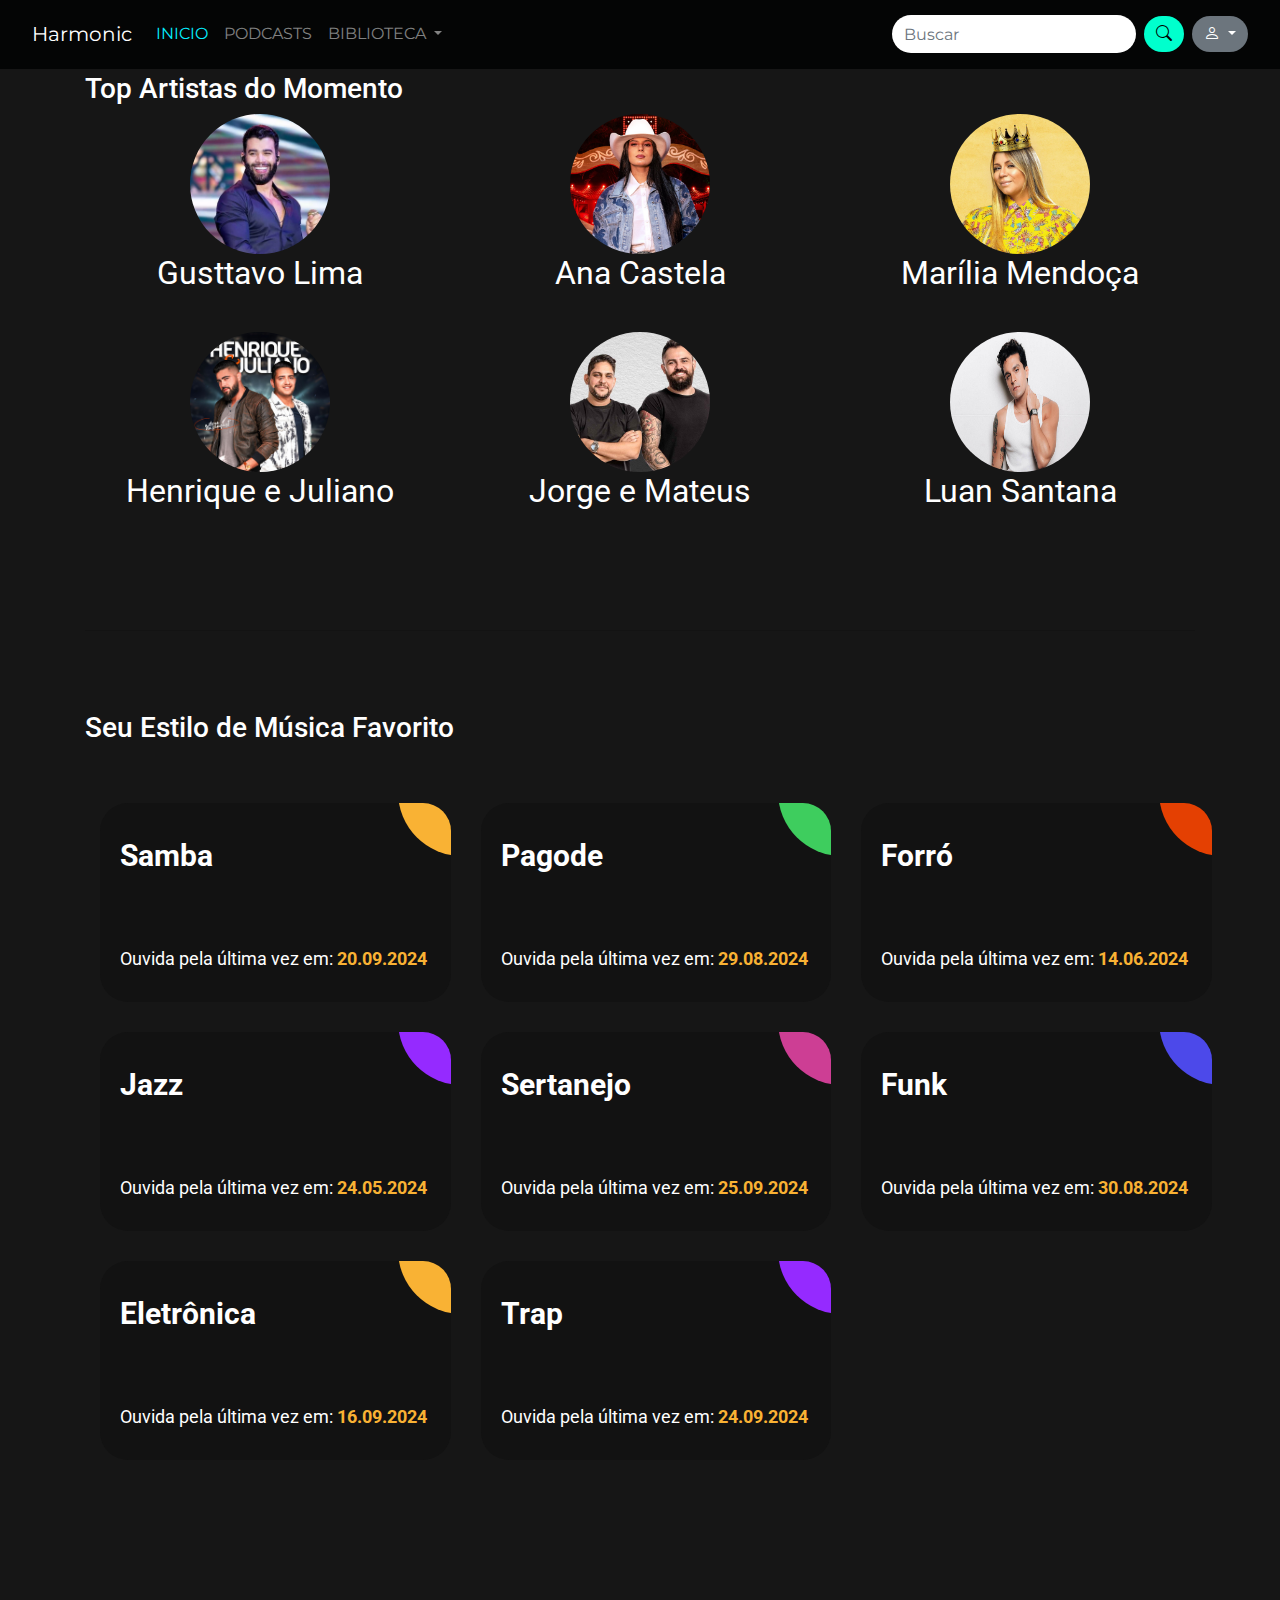
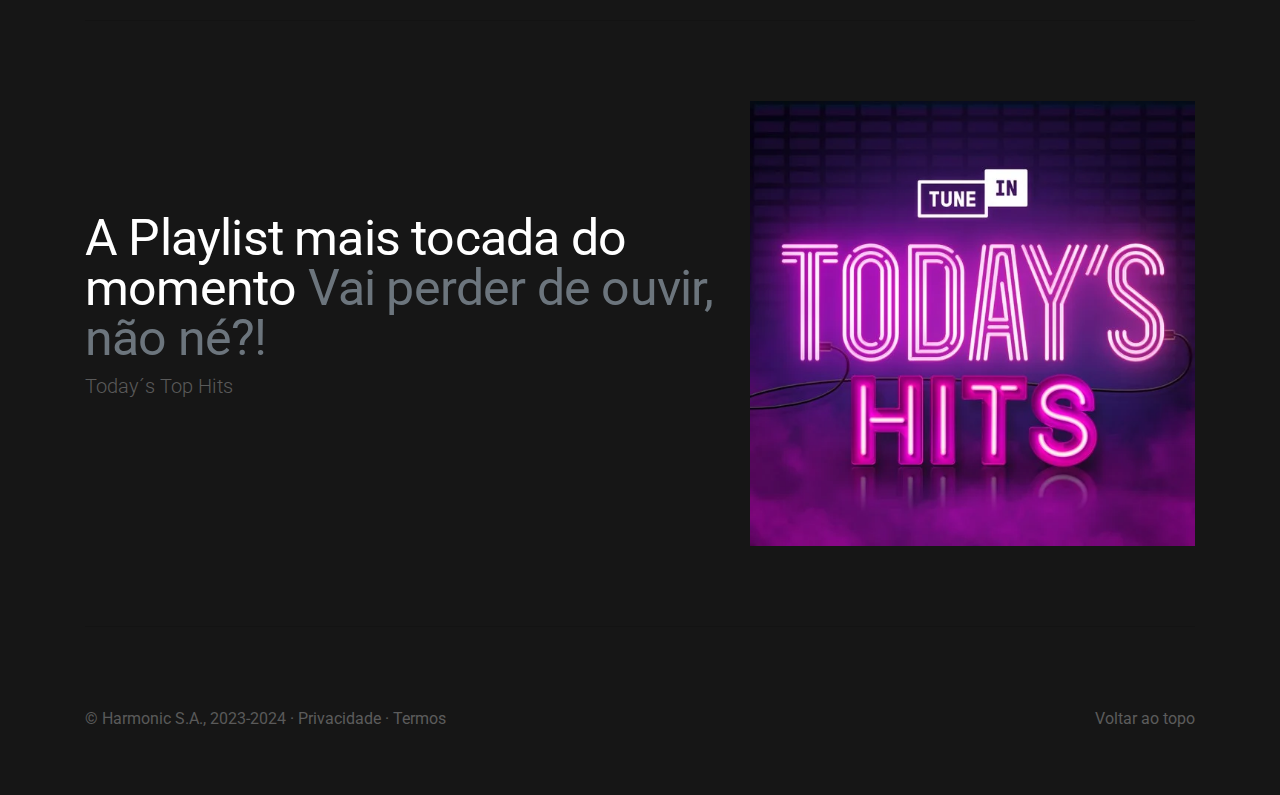
<file: index.html>
<!DOCTYPE html>
<html lang="pt-br">
  <head>
    <meta charset="UTF-8" />
    <meta name="viewport" content="width=device-width, initial-scale=1.0" />
    <title>Harmonic Music</title>
    <meta name="description" content="Harmonic Music. Seu site de Músicas" />
    <meta name="author" content="Adrian Melo" />
    <link rel="preconnect" href="https://fonts.googleapis.com" />
    <link rel="preconnect" href="https://fonts.gstatic.com" crossorigin />
    <link
      href="https://fonts.googleapis.com/css2?family=Montserrat:ital,wght@0,100..900;1,100..900&family=Roboto:ital,wght@0,100;0,300;0,400;0,500;0,700;0,900;1,100;1,300;1,400;1,500;1,700;1,900&display=swap"
      rel="stylesheet"
    />
    <link rel="icon" href="" />
    <link rel="stylesheet" href="css/generos.css" />
    <link rel="stylesheet" href="css/bootstrap.min.css" />
    <link rel="stylesheet" href="css/carousel.css" />
    <link
      rel="stylesheet"
      href="https://cdn.jsdelivr.net/npm/bootstrap-icons@1.11.3/font/bootstrap-icons.min.css"
    />
    <link rel="stylesheet" href="css/fontes.css" />

    <style>
      .artist-container {
        position: relative;
        display: inline-block;
      }

      .artist-container img {
        transition: filter 0.3s ease;
      }

      .artist-container:hover img {
        filter: brightness(0.5); /* Reduz o brilho ao passar o mouse */
      }

      .play-button {
        display: none; /* Esconde o botão por padrão */
        position: absolute;
        top: 38%;
        left: 50%;
        transform: translate(-50%, -50%);
        z-index: 1; /* Coloca o botão acima da imagem */
      }

      .artist-container:hover .play-button {
        display: block; /* Mostra o botão ao passar o mouse */
      }
    </style>
  </head>

  <body>
    <header>
      <nav class="navbar navbar-expand-md navbar-dark fixed-top bg-dark">
        <a class="navbar-brand" href="#">Harmonic</a>
        <button
          class="navbar-toggler"
          type="button"
          data-toggle="collapse"
          data-target="#navbarCollapse"
          aria-controls="navbarCollapse"
          aria-expanded="false"
          aria-label="Toggle navigation"
        >
          <span class="navbar-toggler-icon"></span>
        </button>
        <div class="collapse navbar-collapse" id="navbarCollapse">
          <ul class="navbar-nav mr-auto">
            <li class="nav-item active">
              <a class="nav-link" href="#"
                >INICIO<span class="sr-only">(atual)</span></a
              >
            </li>
            <li class="nav-item">
              <a class="nav-link" href="#">PODCASTS</a>
            </li>
            <li class="nav-item dropdown">
              <a
                class="nav-link dropdown-toggle"
                href="#"
                id="navbarDropdown"
                role="button"
                data-toggle="dropdown"
                aria-haspopup="true"
                aria-expanded="false"
              >
                BIBLIOTECA
              </a>
              <div class="dropdown-menu" aria-labelledby="navbarDropdown">
                <a class="dropdown-item" href="#">Músicas</a>
                <div class="dropdown-divider"></div>
                <a class="dropdown-item" href="#">PodCasts</a>
              </div>
            </li>
          </ul>
          <form class="form-inline mt-2 mt-md-0">
            <input
              class="form-control mr-sm-2"
              type="text"
              placeholder="Buscar"
              aria-label="Buscar"
            />
            <button class="btn btn-outline-success my-2 my-sm-0" type="submit">
              <i class="bi bi-search"></i>
            </button>
          </form>
          <div class="dropdown ml-2">
            <button
              class="btn btn-secondary dropdown-toggle"
              type="button"
              id="dropdownMenu2"
              data-toggle="dropdown"
              aria-haspopup="true"
              aria-expanded="false"
            >
              <i class="bi bi-person"></i>
            </button>
            <div class="dropdown-menu" aria-labelledby="dropdownMenu2">
              <a class="dropdown-item" type="button" href="login.html">Login</a>
              <a class="dropdown-item" type="button" href="cadastro.html">Cadastro</a>
            </div>
          </div>
        </div>
      </nav>
    </header>

    <main role="main">
      <!-- Envolve o resto da página em outro container, para centralizar todo o conteúdo. -->
      <div class="container marketing">
        <br />
        <h3>Top Artistas do Momento</h3>
        <!-- Três colunas de texto, abaixo do carousel -->
        <div class="row">
          <div class="col-lg-4 artist-container">
            <img
              class="rounded-circle"
              src="img/lima2.webp"
              alt="Generic placeholder image"
              width="140"
              height="140"
            />
            <h2>Gusttavo Lima</h2>
            <p></p>
            <p>
              <a class="btn btn-secondary play-button" href="#" role="button"
                ><i class="bi bi-play"></i
              ></a>
            </p>
          </div>
          <!-- /.col-lg-4 -->

          <div class="col-lg-4 artist-container">
            <img
              class="rounded-circle"
              src="/img/anacastela.jpg"
              alt="Generic placeholder image"
              width="140"
              height="140"
            />
            <h2>Ana Castela</h2>
            <p></p>
            <p>
              <a class="btn btn-secondary play-button" href="#" role="button"
                ><i class="bi bi-play"></i
              ></a>
            </p>
          </div>
          <!-- /.col-lg-4 -->
          <div class="col-lg-4 artist-container">
            <img
              class="rounded-circle"
              src="/img/marilia.jpg"
              alt="Generic placeholder image"
              width="140"
              height="140"
            />
            <h2>Marília Mendoça</h2>
            <p></p>
            <p>
              <a class="btn btn-secondary play-button" href="#" role="button"
                ><i class="bi bi-play"></i
              ></a>
            </p>
          </div>
          <!-- /.col-lg-4 -->
          <div class="col-lg-4 artist-container">
            <img
              class="rounded-circle"
              src="/img/hej.jfif"
              alt="Generic placeholder image"
              width="140"
              height="140"
            />
            <h2>Henrique e Juliano</h2>
            <p></p>
            <p>
              <a class="btn btn-secondary play-button" href="#" role="button"
                ><i class="bi bi-play"></i
              ></a>
            </p>
          </div>
          <!-- /.col-lg-4 -->
          <div class="col-lg-4 artist-container">
            <img
              class="rounded-circle"
              src="/img/jorgemateus.jpg"
              alt="Generic placeholder image"
              width="140"
              height="140"
            />
            <h2>Jorge e Mateus</h2>
            <p></p>
            <p>
              <a class="btn btn-secondary play-button" href="#" role="button"
                ><i class="bi bi-play"></i
              ></a>
            </p>
          </div>
          <!-- /.col-lg-4 -->
          <div class="col-lg-4 artist-container">
            <img
              class="rounded-circle"
              src="/img/luan.jpg"
              alt="Generic placeholder image"
              width="140"
              height="140"
            />
            <h2>Luan Santana</h2>
            <p></p>
            <p>
              <a class="btn btn-secondary play-button" href="#" role="button"
                ><i class="bi bi-play"></i
              ></a>
            </p>
          </div>
          <!-- /.col-lg-4 -->
        </div>

        <hr class="featurette-divider" />

        <h3>Seu Estilo de Música Favorito</h3>
        <div class="ag-format-container">
          <div class="ag-courses_box">
            <div class="ag-courses_item">
              <a href="#" class="ag-courses-item_link">
                <div class="ag-courses-item_bg"></div>

                <div class="ag-courses-item_title">Samba</div>

                <div class="ag-courses-item_date-box">
                  Ouvida pela última vez em:
                  <span class="ag-courses-item_date"> 20.09.2024 </span>
                </div>
              </a>
            </div>

            <div class="ag-courses_item">
              <a href="#" class="ag-courses-item_link">
                <div class="ag-courses-item_bg"></div>

                <div class="ag-courses-item_title">Pagode</div>

                <div class="ag-courses-item_date-box">
                  Ouvida pela última vez em:
                  <span class="ag-courses-item_date"> 29.08.2024 </span>
                </div>
              </a>
            </div>

            <div class="ag-courses_item">
              <a href="#" class="ag-courses-item_link">
                <div class="ag-courses-item_bg"></div>

                <div class="ag-courses-item_title">Forró</div>

                <div class="ag-courses-item_date-box">
                  Ouvida pela última vez em:
                  <span class="ag-courses-item_date"> 14.06.2024 </span>
                </div>
              </a>
            </div>

            <div class="ag-courses_item">
              <a href="#" class="ag-courses-item_link">
                <div class="ag-courses-item_bg"></div>

                <div class="ag-courses-item_title">Jazz</div>

                <div class="ag-courses-item_date-box">
                  Ouvida pela última vez em:
                  <span class="ag-courses-item_date"> 24.05.2024 </span>
                </div>
              </a>
            </div>

            <div class="ag-courses_item">
              <a href="#" class="ag-courses-item_link">
                <div class="ag-courses-item_bg"></div>

                <div class="ag-courses-item_title">Sertanejo</div>

                <div class="ag-courses-item_date-box">
                  Ouvida pela última vez em:
                  <span class="ag-courses-item_date"> 25.09.2024 </span>
                </div>
              </a>
            </div>

            <div class="ag-courses_item">
              <a href="#" class="ag-courses-item_link">
                <div class="ag-courses-item_bg"></div>

                <div class="ag-courses-item_title">Funk</div>
                <div class="ag-courses-item_date-box">
                  Ouvida pela última vez em:
                  <span class="ag-courses-item_date"> 30.08.2024 </span>
                </div>
              </a>
            </div>

            <div class="ag-courses_item">
              <a href="#" class="ag-courses-item_link">
                <div class="ag-courses-item_bg"></div>
                <div class="ag-courses-item_title">Eletrônica</div>
                <div class="ag-courses-item_date-box">
                  Ouvida pela última vez em:
                  <span class="ag-courses-item_date"> 16.09.2024 </span>
                </div>
              </a>
            </div>

            <div class="ag-courses_item">
              <a href="#" class="ag-courses-item_link">
                <div class="ag-courses-item_bg"></div>

                <div class="ag-courses-item_title">Trap</div>

                <div class="ag-courses-item_date-box">
                  Ouvida pela última vez em:
                  <span class="ag-courses-item_date"> 24.09.2024 </span>
                </div>
              </a>
            </div>
          </div>
        </div>

        <!-- Mensagens de marketing e outras featurezinhas
          ================================================== -->

        <!-- /.row -->

        <!-- COMEÇAM AS MENCIONADAS FEATUREZINHAS xD -->

        <hr class="featurette-divider" />

        <div class="row featurette">
          <div class="col-md-7">
            <h2 class="featurette-heading">
              A Playlist mais tocada do momento
              <span class="text-muted">Vai perder de ouvir, não né?!</span>
            </h2>
            <p class="lead">Today´s Top Hits</p>
          </div>
          <div class="col-md-5">
            <img
              class="featurette-image img-fluid mx-auto"
              src="/img/playlistLogo.jpg"
              alt="Today´s Top Hits Playlist image"
            />
          </div>
        </div>

        <hr class="featurette-divider" />

        <!-- /FIM DAS FEATUREZINHAS *-* -->
      </div>
      <!-- /.container -->

      <!-- FOOTER -->
      <footer class="container">
        <p class="float-right"><a href="#">Voltar ao topo</a></p>
        <p>
          &copy; Harmonic S.A., 2023-2024 &middot;
          <a href="#">Privacidade</a> &middot; <a href="#">Termos</a>
        </p>
      </footer>
    </main>
    <!-- Principal JavaScript do Bootstrap
    ================================================== -->
    <!-- Foi colocado no final para a página carregar mais rápido -->
    <script
      src="https://code.jquery.com/jquery-3.3.1.slim.min.js"
      integrity="sha384-q8i/X+965DzO0rT7abK41JStQIAqVgRVzpbzo5smXKp4YfRvH+8abtTE1Pi6jizo"
      crossorigin="anonymous"
    ></script>
    <script>
      window.jQuery ||
        document.write(
          '<script src="../../assets/js/vendor/jquery-slim.min.js"><\/script>'
        );
    </script>
    <script src="js/popper.min.js"></script>
    <script src="js/bootstrap.min.js"></script>
    <!-- Só faz o nossos placeholders de imagens funcionarem. Não precisar copiar a próxima linha! -->
    <script src="js/holder.min.js"></script>
  </body>
</html>
</file>
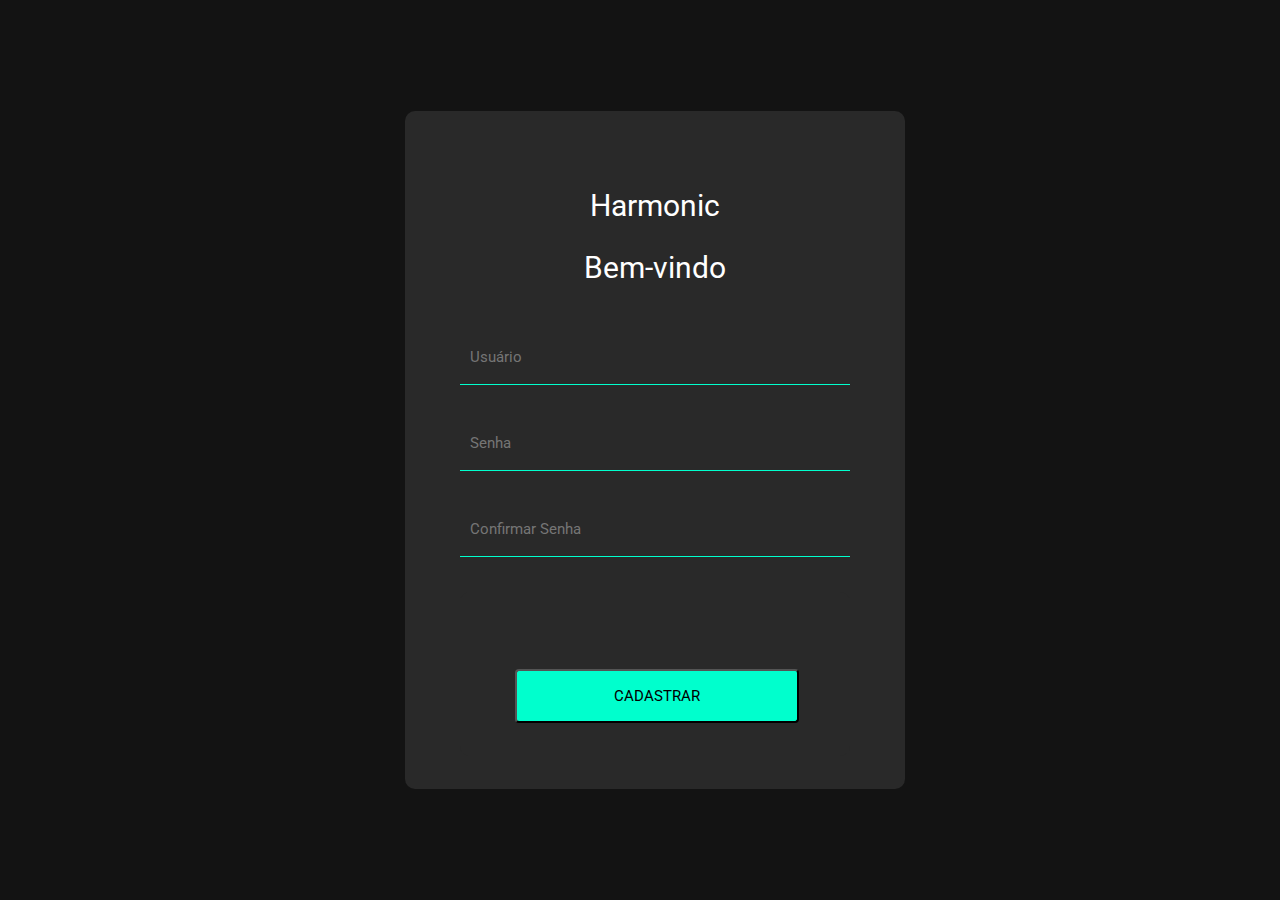
<file: cadastro.html>
<!DOCTYPE html>
<html lang="pt-br">
  <head>
    <meta charset="UTF-8" />
    <meta name="viewport" content="width=device-width, initial-scale=1.0" />
    <title>Harmonic Music</title>
    <meta name="description" content="Harmonic Music. Seu site de Músicas" />
    <meta name="author" content="Adrian Melo" />
    <link rel="preconnect" href="https://fonts.googleapis.com" />
    <link rel="preconnect" href="https://fonts.gstatic.com" crossorigin />
    <link
      href="https://fonts.googleapis.com/css2?family=Montserrat:ital,wght@0,100..900;1,100..900&family=Roboto:ital,wght@0,100;0,300;0,400;0,500;0,700;0,900;1,100;1,300;1,400;1,500;1,700;1,900&display=swap"
      rel="stylesheet"
    />
    <link rel="icon" href="" />
    <link rel="stylesheet" href="css/generos.css" />
    <link rel="stylesheet" href="css/bootstrap.min.css" />
    <link
      rel="stylesheet"
      href="https://cdn.jsdelivr.net/npm/bootstrap-icons@1.11.3/font/bootstrap-icons.min.css"
    />
    <link rel="stylesheet" href="/css/login.css">
    <link rel="stylesheet" href="css/fontes.css" />
  </head>
  <body>
    <div class="container-login100">
      <div class="wrap-login100">
        <form action="cadastrar.php" method="post" class="login100-form">
          <span class="login100-form-title p-b-26">Harmonic</span>
          <span class="login100-form-title p-b-48">Bem-vindo</span>
          <div class="wrap-input100 validate-input">
            <input
              type="text"
              class="input100"
              name="usuario"
              placeholder="Usuário"
            />
          </div>
          <div class="wrap-input100 validate-input">
            <input
              type="password"
              class="input100"
              name="senha"
              placeholder="Senha"
            />
          </div>

          <div class="wrap-input100 validate-input">
            <input
              type="password"
              class="input100"
              name="senha2"
              placeholder="Confirmar Senha"
            />
          </div>

          <div class="container-login100-form-btn">
            <div class="wrap-login100">
            <button class="login100-form-btn">Cadastrar</button>
            </div>
          </div>
        </form>
      </div>
    </div>
  </body>
</html>
</file>
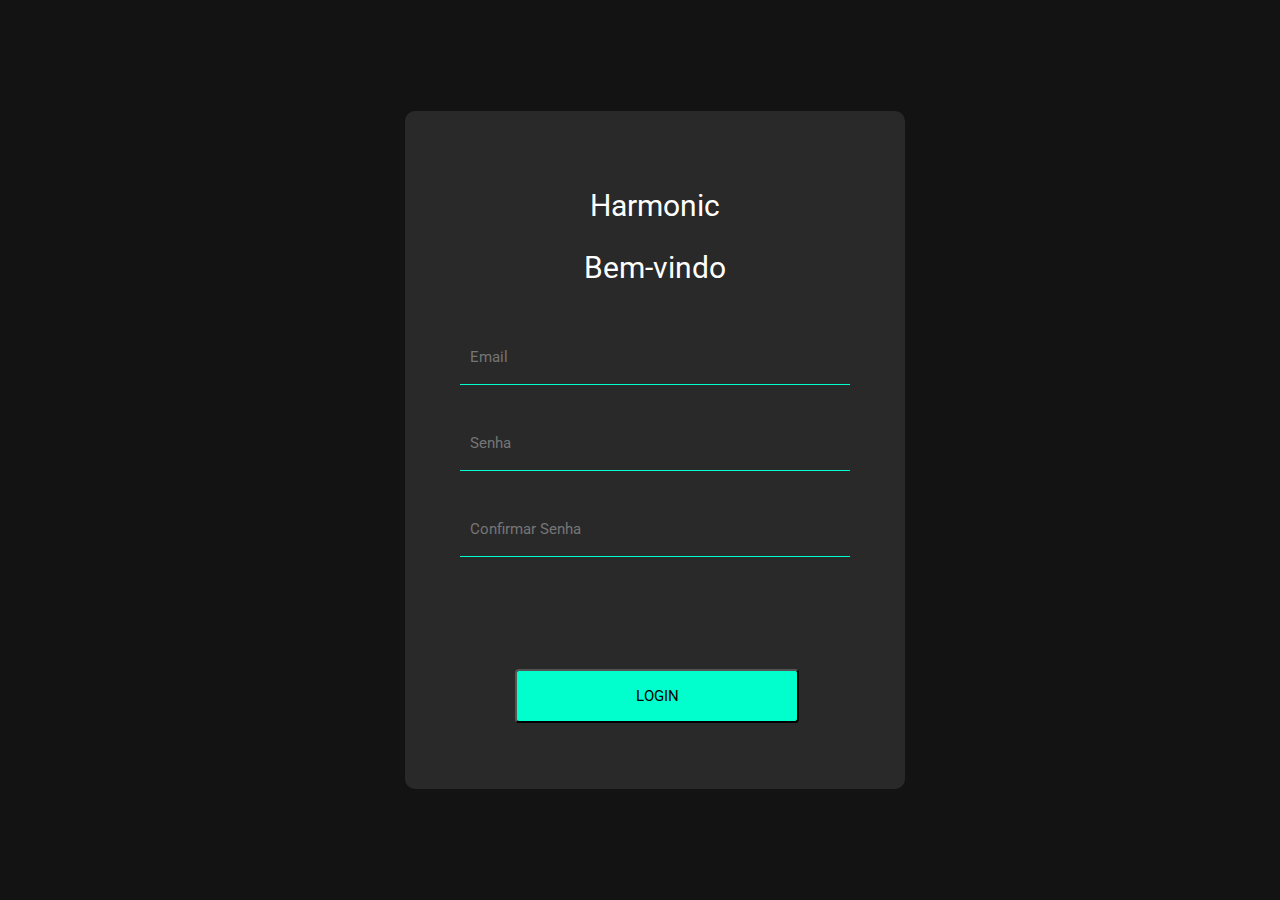
<file: login.html>
<!DOCTYPE html>
<html lang="pt-br">
  <head>
    <meta charset="UTF-8" />
    <meta name="viewport" content="width=device-width, initial-scale=1.0" />
    <title>Harmonic Music</title>
    <meta name="description" content="Harmonic Music. Seu site de Músicas" />
    <meta name="author" content="Adrian Melo" />
    <link rel="preconnect" href="https://fonts.googleapis.com" />
    <link rel="preconnect" href="https://fonts.gstatic.com" crossorigin />
    <link
      href="https://fonts.googleapis.com/css2?family=Montserrat:ital,wght@0,100..900;1,100..900&family=Roboto:ital,wght@0,100;0,300;0,400;0,500;0,700;0,900;1,100;1,300;1,400;1,500;1,700;1,900&display=swap"
      rel="stylesheet"
    />
    <link rel="icon" href="" />
    <link rel="stylesheet" href="css/generos.css" />
    <link rel="stylesheet" href="css/bootstrap.min.css" />
    <link
      rel="stylesheet"
      href="https://cdn.jsdelivr.net/npm/bootstrap-icons@1.11.3/font/bootstrap-icons.min.css"
    />
    <link rel="stylesheet" href="/css/login.css">
    <link rel="stylesheet" href="css/fontes.css" />
  </head>
  <body>
    <div class="container-login100">
      <div class="wrap-login100">
        <form action="" method="post" class="login100-form">
          <span class="login100-form-title p-b-26">Harmonic</span>
          <span class="login100-form-title p-b-48">Bem-vindo</span>
          <div class="wrap-input100 validate-input">
            <input
              type="text"
              class="input100"
              name="email"
              placeholder="Email"
            />
          </div>
          <div class="wrap-input100 validate-input">
            <input
              type="password"
              class="input100"
              name="senha"
              placeholder="Senha"
            />
          </div>

          <div class="wrap-input100 validate-input">
            <input
              type="password"
              class="input100"
              name="senha"
              placeholder="Confirmar Senha"
            />
          </div>

          <div class="container-login100-form-btn">
            <div class="wrap-login100">
            <button class="login100-form-btn">Login</button>
            </div>
          </div>
        </form>
      </div>
    </div>
  </body>
</html>
</file>
<file: css/generos.css>
.ag-format-container {
    width: 1142px;
    margin: 0 auto;
  }
  
  
  body {
    background-color: #000;
  }
  .ag-courses_box {
    display: -webkit-box;
    display: -ms-flexbox;
    display: flex;
    -webkit-box-align: start;
    -ms-flex-align: start;
    align-items: flex-start;
    -ms-flex-wrap: wrap;
    flex-wrap: wrap;
  
    padding: 50px 0;
  }
  .ag-courses_item {
    -ms-flex-preferred-size: calc(33.33333% - 30px);
    flex-basis: calc(33.33333% - 30px);
  
    margin: 0 15px 30px;
  
    overflow: hidden;
  
    border-radius: 28px;
  }
  .ag-courses-item_link {
    display: block;
    padding: 30px 20px;
    background-color: #121212;
  
    overflow: hidden;
  
    position: relative;
  }
  .ag-courses-item_link:hover,
  .ag-courses-item_link:hover .ag-courses-item_date {
    text-decoration: none;
    color: #FFF;
  }
  .ag-courses-item_link:hover .ag-courses-item_bg {
    -webkit-transform: scale(10);
    -ms-transform: scale(10);
    transform: scale(10);
  }
  .ag-courses-item_title {
    min-height: 87px;
    margin: 0 0 25px;
  
    overflow: hidden;
  
    font-weight: bold;
    font-size: 30px;
    color: #FFF;
  
    z-index: 2;
    position: relative;
  }
  .ag-courses-item_date-box {
    font-size: 18px;
    color: #FFF;
  
    z-index: 2;
    position: relative;
  }
  .ag-courses-item_date {
    font-weight: bold;
    color: #f9b234;
  
    -webkit-transition: color .5s ease;
    -o-transition: color .5s ease;
    transition: color .5s ease
  }
  .ag-courses-item_bg {
    height: 128px;
    width: 128px;
    background-color: #f9b234;
  
    z-index: 1;
    position: absolute;
    top: -75px;
    right: -75px;
  
    border-radius: 50%;
  
    -webkit-transition: all .5s ease;
    -o-transition: all .5s ease;
    transition: all .5s ease;
  }
  .ag-courses_item:nth-child(2n) .ag-courses-item_bg {
    background-color: #3ecd5e;
  }
  .ag-courses_item:nth-child(3n) .ag-courses-item_bg {
    background-color: #e44002;
  }
  .ag-courses_item:nth-child(4n) .ag-courses-item_bg {
    background-color: #952aff;
  }
  .ag-courses_item:nth-child(5n) .ag-courses-item_bg {
    background-color: #cd3e94;
  }
  .ag-courses_item:nth-child(6n) .ag-courses-item_bg {
    background-color: #4c49ea;
  }
  
  
  
  @media only screen and (max-width: 979px) {
    .ag-courses_item {
      -ms-flex-preferred-size: calc(50% - 30px);
      flex-basis: calc(50% - 30px);
    }
    .ag-courses-item_title {
      font-size: 24px;
    }
  }
  
  @media only screen and (max-width: 767px) {
    .ag-format-container {
      width: 96%;
    }
  
  }
  @media only screen and (max-width: 639px) {
    .ag-courses_item {
      -ms-flex-preferred-size: 100%;
      flex-basis: 100%;
    }
    .ag-courses-item_title {
      min-height: 72px;
      line-height: 1;
  
      font-size: 24px;
    }
    .ag-courses-item_link {
      padding: 22px 40px;
    }
    .ag-courses-item_date-box {
      font-size: 16px;
    }
  }
</file>
<file: css/carousel.css>
/* ESTILOS GLOBAIS
-------------------------------------------------- */
/* Padding abaixo do footer e texto mais suave no <body> */

body {
  padding-top: 3rem;
  padding-bottom: 3rem;
  color: #5a5a5a;
}

.centralizado {

  text-align: center;
}

.esquerda {

  text-align: left;
}

.direita {

  text-align: right;
}



/* CUSTOMIZA O CAROUSEL
-------------------------------------------------- */

/* Classe base do carousel */
.carousel {
  margin-bottom: 4rem; /* margim inferior do carrosel */
}

/* Já que usamos posicionamento de imagens, precisaremos fazer alguns ajustes na legenda */
.carousel-caption {
  bottom: 0rem;
  z-index: 10;
}

/* Declaramos alturas, devido ao posicionamento do elemento img */
.carousel-item {
  height: 16rem; /* altura */
  background-color: #777;
}
.carousel-item > img {
  position: absolute;
  top: 0;
  left: 0;
  min-width: 100%;
  height: 16rem;
}


/* CONTEÚDO DO MARKETING
-------------------------------------------------- */

/* Alinha, centralmente, o texto dentro das três colunas abaixo do carousel */
.marketing .col-lg-4 {
  margin-bottom: 1.5rem;
  text-align: center;
}
.marketing h2 {
  font-weight: 400;
}
.marketing .col-lg-4 p {
  margin-right: .75rem;
  margin-left: .75rem;
}


/* Featrurezinhas
------------------------- */

.featurette-divider {
  margin: 5rem 0; /* Espaça o elemento <hr> mais */
}

/* Afina os cabeçalhos de marketing */
.featurette-heading {
  font-weight: 300;
  line-height: 1;
  letter-spacing: -.05rem;
}


/* CSS RESPONSIVE
-------------------------------------------------- */

@media (min-width: 40em) {
  /* Aumenta o tamanho do conteúdo do carousel */
  .carousel-caption p {
    margin-bottom: 1.25rem;
    font-size: 1.75rem;
    color: rgb(0, 0, 0);
    line-height: 1.4; /* espaçamento entre linhas */
  }

  .carousel-caption h1 {
    
    color: rgb(0, 0, 0);
    
  
  }


  .featurette-heading {
    font-size: 50px;
  }
}

@media (min-width: 62em) {
  .featurette-heading {
    margin-top: 7rem;
  }
}

.botaoCarrosel {
  text-decoration: none;
  display: inline-block;
  font-weight: 400;
  text-align: center;
  white-space: nowrap;
  vertical-align: middle;
  -webkit-user-select: none;
  -moz-user-select: none;
  -ms-user-select: none;
  user-select: none;
  border: 1px solid transparent;
  padding: .375rem .75rem;
  font-size: 1rem;
  line-height: 1.5;
  border-radius: .25rem;
  transition: color .15s ease-in-out, background-color .15s ease-in-out, border-color .15s ease-in-out, box-shadow .15s ease-in-out
}

.botaoCarroselGrande {
  padding: .5rem 1rem;
  font-size: 1.25rem;
  line-height: 1.5;
  border-radius: .3rem
}

.botaoCarroselPequeno {
  padding: .25rem .5rem;
  font-size: .875rem;
  line-height: 1.5;
  border-radius: .2rem
}

.botaoCarroselPrincipal {
  color: #fff;
  background-color: #1900ff;
  border-color: #080077
}

.botaoCarroselPrincipal:hover {
  color: #fff;
  background-color: #ff0000;
  border-color: #800000
}

.botaoCarroselPrincipal.focus,
.botaoCarroselPrincipal:focus {
  box-shadow: 0 0 0 .2rem rgb(255, 255, 255)
}

.botaoCarroselPrincipal.disabled,
.botaoCarroselPrincipal:disabled {
  color: #fff;
  background-color: #007bff;
  border-color: #007bff
}

.botaoCarroselPrincipal:not(:disabled):not(.disabled).active,
.botaoCarroselPrincipal:not(:disabled):not(.disabled):active,
.show>.botaoCarroselPrincipal.dropdown-toggle {
  color: #fff;
  background-color: #ff0000;
  border-color: #800000
}

.botaoCarroselPrincipal:not(:disabled):not(.disabled).active:focus,
.botaoCarroselPrincipal:not(:disabled):not(.disabled):active:focus,
.show>.botaoCarroselPrincipal.dropdown-toggle:focus {
  box-shadow: 0 0 0 .2rem #ffffff
}
</file>
<file: css/fontes.css>
.navbar{
    font-family: "Montserrat", sans-serif;
  font-optical-sizing: auto;
  font-weight: weight;
  font-style: normal;
}
</file>
<file: css/login.css>
* {
    margin: 0px;
    padding: 0px;
    box-sizing: border-box;
}

.container-login100 {
    width: 100%;
    min-height: 100vh;
    display: -webkit-box;
    display: -webkit-flex;
    display: -moz-box;
    display: -ms-flexbox;
    display: flex;
    flex-wrap: wrap;
    justify-content: center;
    align-items: center;
    padding: 0 15px;
    background: #131313;
}

.wrap-login100 {
    width: 390px;
    background: #292929;
    border-radius: 10px;
    overflow: hidden;
    padding: 77px 55px 33px 55px;
    /* Removendo as sombras que estão causando o problema */
    box-shadow: none; /* Remove a sombra padrão */
    -moz-box-shadow: none; /* Remove a sombra no Firefox */
    -webkit-box-shadow: none; /* Remove a sombra no Webkit (Chrome, Safari) */
    -o-box-shadow: none; /* Remove a sombra no Opera */
    -ms-box-shadow: none; /* Remove a sombra no Internet Explorer */
}

.login100-form {
    width: 100%;
}

form {
    display: block;
    margin-top: 0em;
    unicode-bidi: isolate;
}

.login100-form-title {
    display: block;
    font-size: 30px;
    color: #ffffff;
    line-height: 1.2;
    text-align: center;
}
.p-b-26 {
    padding-bottom: 26px;
}
* {
    margin: 0px;
    padding: 0px;
    box-sizing: border-box;
}
*, ::after, ::before {
    box-sizing: inherit;
}

.p-b-48 {
    padding-bottom: 48px;
}
* {
    margin: 0px;
    padding: 0px;
    box-sizing: border-box;
}
*, ::after, ::before {
    box-sizing: inherit;
}

.validate-input {
    position: relative;
    width: 100%;
}
.wrap-input100 {
    width: 100%;
    position: relative;
    border-bottom: 1px solid #00FFCD;
    margin-bottom: 35px;
    padding-bottom: 5px; /* Espaço inferior para a borda */
    display: flex; /* Usamos flexbox para alinhar itens dentro do container */
    align-items: center; /* Centraliza verticalmente o conteúdo */
    /* Removendo as sombras que estão causando o problema */
    box-shadow: none; /* Remove a sombra padrão */
    -moz-box-shadow: none; /* Remove a sombra no Firefox */
    -webkit-box-shadow: none; /* Remove a sombra no Webkit (Chrome, Safari) */
    -o-box-shadow: none; /* Remove a sombra no Opera */
    -ms-box-shadow: none; /* Remove a sombra no Internet Explorer */
}
* {
    margin: 0px;
    padding: 0px;
    box-sizing: border-box;
}
*, ::after, ::before {
    box-sizing: inherit;
}

div {
    display: block;
    unicode-bidi: isolate;
}

.input100 {
    font-size: 15px;
    color: #ffffff;
    line-height: 1.2;
    display: block;
    width: 100%;
    height: 45px;
    background: transparent;
    padding: 0 10px;
    border: none; /* Remove qualquer borda do input */
    outline: none; /* Remove a borda ao clicar no input */
    box-sizing: border-box; /* Inclui padding e borda no cálculo da largura e altura */
}


.container-login100-form-btn {
    display: -webkit-box;
    display: -webkit-flex;
    display: -moz-box;
    display: -ms-flexbox;
    display: flex;
    flex-wrap: wrap;
    justify-content: center;
    padding: 0px;
}
* {
    margin: 0px;
    padding: 0px;
    box-sizing: border-box;
}
*, ::after, ::before {
    box-sizing: inherit;
}

div {
    display: block;
    unicode-bidi: isolate;
}

.wrap-login100-form-btn {
    width: 100%;
    display: block;
    position: relative;
    z-index: 1;
    border-radius: 25px;
    overflow: hidden;
    margin: 0 auto;
}
* {
    margin: 0px;
    padding: 0px;
    box-sizing: border-box;
}
*, ::after, ::before {
    box-sizing: inherit;
}

div {
    display: block;
    unicode-bidi: isolate;
}

.login100-form-bgbtn {
    border-radius: 4px;
    position: absolute;
    z-index: -1;
    width: 300%;
    height: 100%;
    background: #a64bf4;
    background: -webkit-linear-gradient(right, #21d4fd, #b721ff, #21d4fd, #b721ff);
    background: -o-linear-gradient(right, #21d4fd, #b721ff, #21d4fd, #b721ff);
    background: -moz-linear-gradient(right, #21d4fd, #b721ff, #21d4fd, #b721ff);
    background: linear-gradient(right, #21d4fd, #b721ff, #21d4fd, #b721ff);
    top: 0;
    left: -100%;
    -webkit-transition: all 0.4s;
    -o-transition: all 0.4s;
    -moz-transition: all 0.4s;
    transition: all 0.4s;
}
* {
    margin: 0px;
    padding: 0px;
    box-sizing: border-box;
}
*, ::after, ::before {
    box-sizing: inherit;
}

div {
    display: block;
    unicode-bidi: isolate;
}


.login100-form-btn {
    border-radius: 4px;
    background-color: #00FFCD;
    font-size: 15px;
    color: #000000;
    line-height: 1.2;
    text-transform: uppercase;
    display: -webkit-box;
    display: -webkit-flex;
    display: -moz-box;
    display: -ms-flexbox;
    display: flex;
    justify-content: center;
    align-items: center;
    padding: 0px;
    width: 100%;
    height: 50px;
}
</file>
